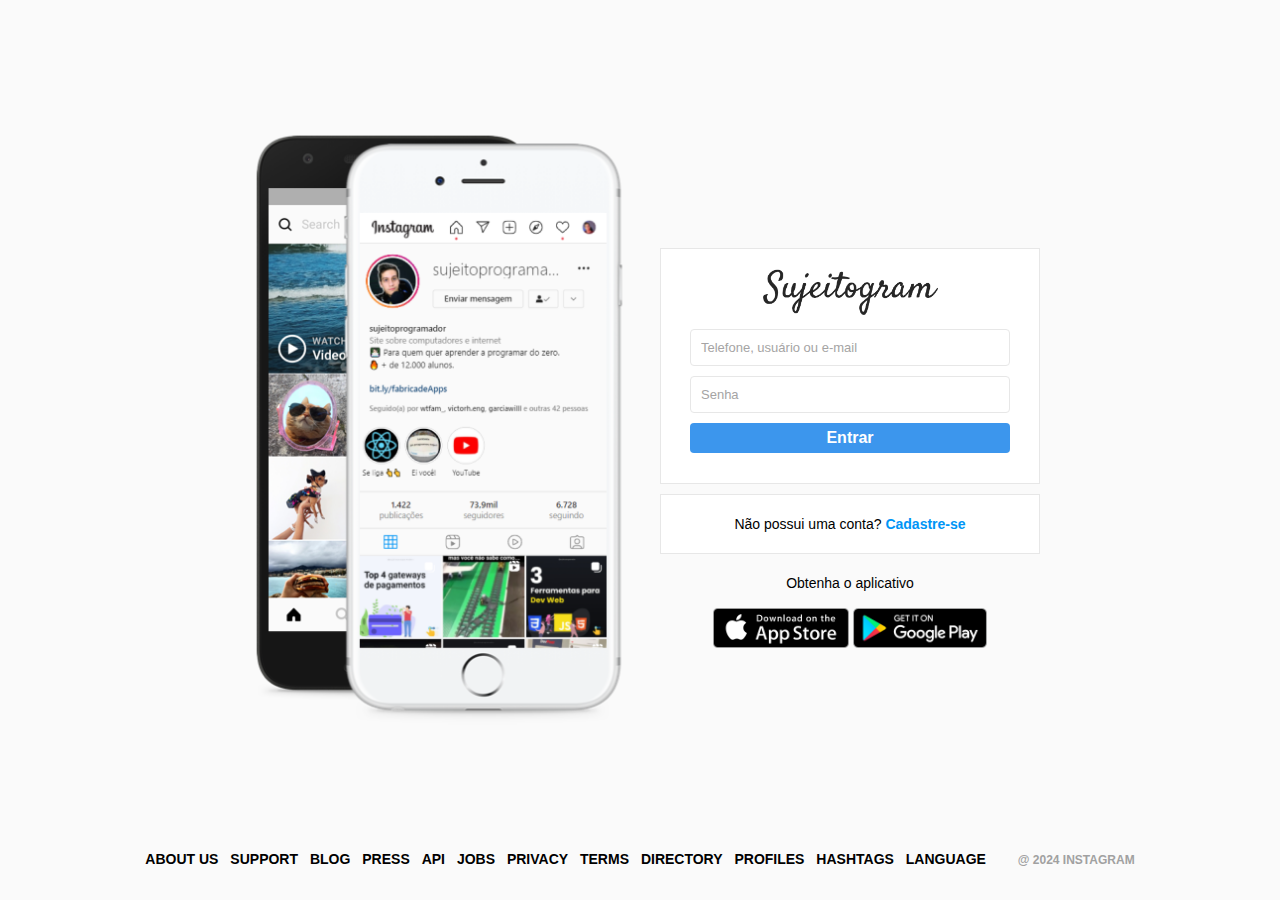
<file: index.html>
<!DOCTYPE html>
<html lang="pt-br">
<head>
    <meta charset="UTF-8">
    <meta name="viewport" content="width=device-width, initial-scale=1.0">
    <link rel="stylesheet" href="style.css">
    <title>Sujeitogram - sua rede social</title>
</head>
<body>

    <!-- ÁREA WRAPPER -->
    <div id="wrapper">

        <!-- ÁREA CONTAINER-->
        <div id="container">

            <!-- ÁREA ESQUERDA-->
            <div class="column left">
                <div class="main"></div>
            </div>
            
            <!-- ÁREA DIREITA -->
            <div class="column right">
                <div class="login-panel">
                    <div class="logo">
                        <img src="assets/logo.png" alt="Logo do Sujeitogram" class="logo-img">
                    </div>

                    <form>
                        <input type="text" placeholder="Telefone, usuário ou e-mail" name="username">
                        <input type="password" placeholder="Senha" name="password">
                        <input type="submit" value="Entrar">
                    </form>
                </div>

                <div class="infobox">
                    <p>Não possui uma conta? <a href="signup.html">Cadastre-se</a></p>
                </div>

                <div class="get-app-panel">
                    Obtenha o aplicativo
                    <div class="app-buttons">
                        <a href="#">
                            <img src="assets/appstore.png" alt="Baixe na AppStore">
                        </a>

                        <a href="#">
                            <img src="assets/googleplay.png" alt="Baixe na Googleplay">
                        </a>
                    </div>
                </div>
            </div>
        </div>

        <!-- ÁREA RODAPÉ -->
        <footer>
            <div class="footer-inner">
                <a href="#">About Us</a>
                <a href="#">Support</a>
                <a href="#">Blog</a>
                <a href="#">Press</a>
                <a href="#">API</a>
                <a href="#">Jobs</a>
                <a href="#">Privacy</a>
                <a href="#">Terms</a>
                <a href="#">Directory</a>
                <a href="#">Profiles</a>
                <a href="#">Hashtags</a>
                <a href="#">Language</a>
                <div class="text-small">@ 2024 Instagram</div>
            </div>
        </footer>
    </div>
</body>
</html>
</file>
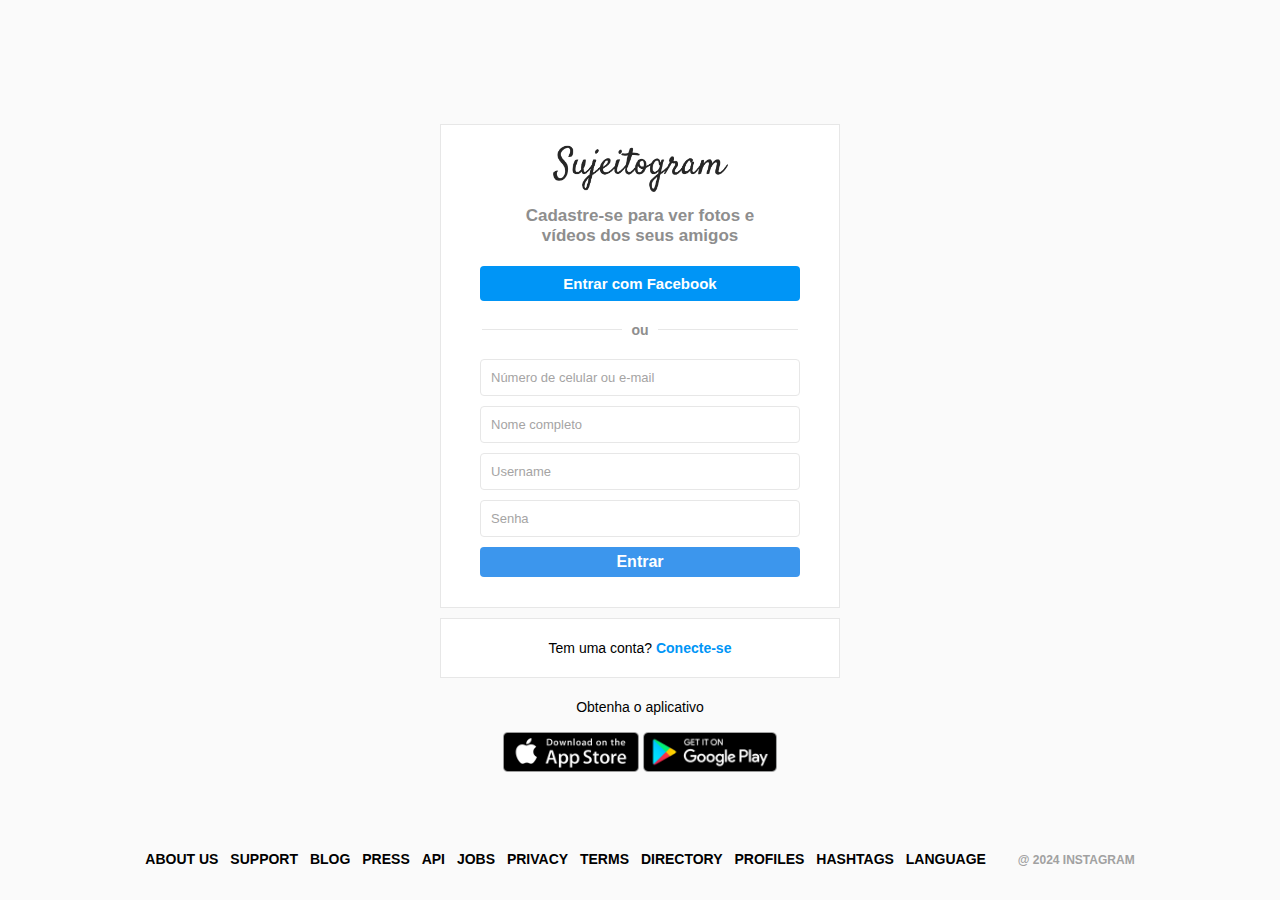
<file: signup.html>
<!DOCTYPE html>
<html lang="pt-br">
<head>
    <meta charset="UTF-8">
    <meta name="viewport" content="width=device-width, initial-scale=1.0">
    <link rel="stylesheet" href="style.css">
    <title>Faça seu cadastro - Sujeitogram</title>
</head>
<body>

    <!-- ÁREA WRAPPER -->
    <div id="wrapper">

        <!-- ÁREA CONTAINER-->
        <div id="container-signup">

            <!-- ÁREA DIREITA -->
            <div class="column">
                <div class="login-panel">
                    <div class="logo">
                        <img src="assets/logo.png" alt="Logo do Sujeitogram" class="logo-img">
                    </div>

                    <div class="message">
                        <span>Cadastre-se para ver fotos e vídeos dos seus amigos</span>
                    </div>

                    <button class="cta-button">Entrar com Facebook</button>

                    <div class="divisor-container">
                        <div class="line"></div>
                        <div class="divisor-tag">ou</div>
                        <div class="line"></div>
                    </div>

                    <form>
                        <input type="text" placeholder="Número de celular ou e-mail" name="email">
                        <input type="text" placeholder="Nome completo" name="name">
                        <input type="text" placeholder="Username" name="username">
                        <input type="password" placeholder="Senha" name="password">

                        <input type="submit" value="Entrar">
                    </form>
                </div>

                <div class="infobox">
                    <p>Tem uma conta? <a href="index.html">Conecte-se</a></p>
                </div>

                <div class="get-app-panel">
                    Obtenha o aplicativo
                    <div class="app-buttons">
                        <a href="#">
                            <img src="assets/appstore.png" alt="Baixe na AppStore">
                        </a>

                        <a href="#">
                            <img src="assets/googleplay.png" alt="Baixe na Googleplay">
                        </a>
                    </div>
                </div>
            </div>
        </div>

        <!-- ÁREA RODAPÉ -->
        <footer>
            <div class="footer-inner">
                <a href="#">About Us</a>
                <a href="#">Support</a>
                <a href="#">Blog</a>
                <a href="#">Press</a>
                <a href="#">API</a>
                <a href="#">Jobs</a>
                <a href="#">Privacy</a>
                <a href="#">Terms</a>
                <a href="#">Directory</a>
                <a href="#">Profiles</a>
                <a href="#">Hashtags</a>
                <a href="#">Language</a>
                <div class="text-small">@ 2024 Instagram</div>


            </div>
        </footer>
    </div>
</body>
</html>
</file>
<file: style.css>
*{
    box-sizing: border-box;
    margin: 0;
    padding: 0;
}

a{
    color: var(--button-primary);
    text-decoration: none;
}

body{
    --background: #FAFAFA;
    --white: #FFFFFF;
    --black: #000000;
    --button-primary: #0095f6;
    --border-primary: #e7e7e7;

    background: var(--background);
    height: 100%;
    width: 100%;
    margin: 0;
    padding: 0;
    font-family: Arial, Helvetica, sans-serif;
    font-size: 14px;
    line-height: 18px;
}

#wrapper{
    height: 100vh;
}

#container{
    margin: 0 auto;
    min-height: 100%;
    width: 800px;
    display: flex;
    align-items: center;
}

.column{
    flex-grow: 1;
    width: 50%;
}

.left{
    background-image: url('./assets/main-foto.png');
    background-size: 450px;
    background-repeat: no-repeat;
    background-position: center;
    height: 600px;
    margin-bottom: 50px;
}

.right{
    padding-left: 20px;
}

.login-panel{
    background-color: var(--white);
    border: 1px solid var(--border-primary);
    text-align: center;
    padding: 20px 0;
}

.logo-img{
    width: 175px;
}

form{
    display: flex;
    flex-direction: column;
    align-items: center;
    justify-content: center;
}

input[type="password"], input[type="text"]{
    background-color: var(--white);
    border: 1px solid var(--border-primary);
    border-radius: 4px;
    margin-top: 10px;
    padding: 10px;
    font-size: 13px;
    width: 320px;
}

input[type="password"]::placeholder, input[type="text"]::placeholder{
    color: rgb(165, 164, 164);
}

input[type="password"]:focus, input[type="text"]:focus{
    outline: 0;
    border: 1px solid var(--border-primary);
}

input[type="submit"]{
    width: 320px;
    margin-top: 10px;
    height: 30px;
    border: 0;
    background-color: #3c96ed;
    border-radius: 4px;
    color: var(--white);
    font-size: 16px;
    font-weight: bold;
    margin-bottom: 10px;
    cursor: pointer;
}

.infobox{
    background-color: var(--white);
    height: 60px;
    border: 1px solid var(--border-primary);
    margin: 10px auto 0;
    display: flex;
    justify-content: center;
    align-items: center;
}


.infobox p a{
    font-weight: bold;
    user-select: none;
    cursor: pointer;
}

.get-app-panel{
    text-align: center;
    margin-top: 20px;
}

.app-buttons{
    margin-top: 16px;
    display: flex;
    justify-content: center;
}

.app-buttons img{
    height: 40px;
    padding: 0 2px;
}

footer{
    text-align: center;
    height: 50px;
    margin-top: -50px;
}

footer a{
    color: var(--black);
    text-transform: uppercase;
    font-weight: bold;
    margin-right: 8px;
}

.text-small{
    font-size: 12px;
    font-weight: bold;
    color: #a1a1a1;
    text-transform: uppercase;
    padding-left: 20px;
    display: inline-block;
}

/* CONTAINER SIGNUP */


#container-signup{
    margin: 0 auto;
    min-height: 100%;
    max-width: 400px;
    display: flex;
    align-items: center;
}

.message{
    margin: 10px 70px;
}

.message span{
    text-align: center;
    font-size: 17px;
    font-weight: bold;
    line-height: 20px;
    color: #8e8e8e;
}

.cta-button{
    width: 320px;
    margin: 10px 0;
    height: 35px;
    background-color: var(--button-primary);
    color: var(--white);
    border: 0;
    border-radius: 4px;
    font-size: 15px;
    cursor: pointer;
    font-weight: bold;
}

.divisor-container{
    display: flex;
    justify-content: center;
    align-items: center;
    margin: 10px 0;
}

.line{
    height: 1px;
    background-color: var(--border-primary);
    width: 35%;
}

.divisor-tag{
    font-weight: bold;
    margin: 0 2.5%;
    color: #8e8e8e;
    user-select: none;
}

/* FIM PÁGINA SIGNup */

/* RESPONSIVIDADE */

@media (max-width: 850px){
    .left{
        display: none;
    }

    #container{
        width: 70%;
    }

    .right{
        padding-left: 0;
    }
}

@media (max-width: 560px){
    #container{
        width: 90%;
    }

    #container-signup{
        width: 90%;
    }

    input[type="password"], input[type="text"], input[type="submit"], .cta-button{
        width: 85%;
    }

    .message{
        margin: 10px 25px;
    }

    .footer-inner{
        display: flex;
        flex-direction: column;
    }

    .app-buttons img{
        height: 45px;
    }
}
</file>
